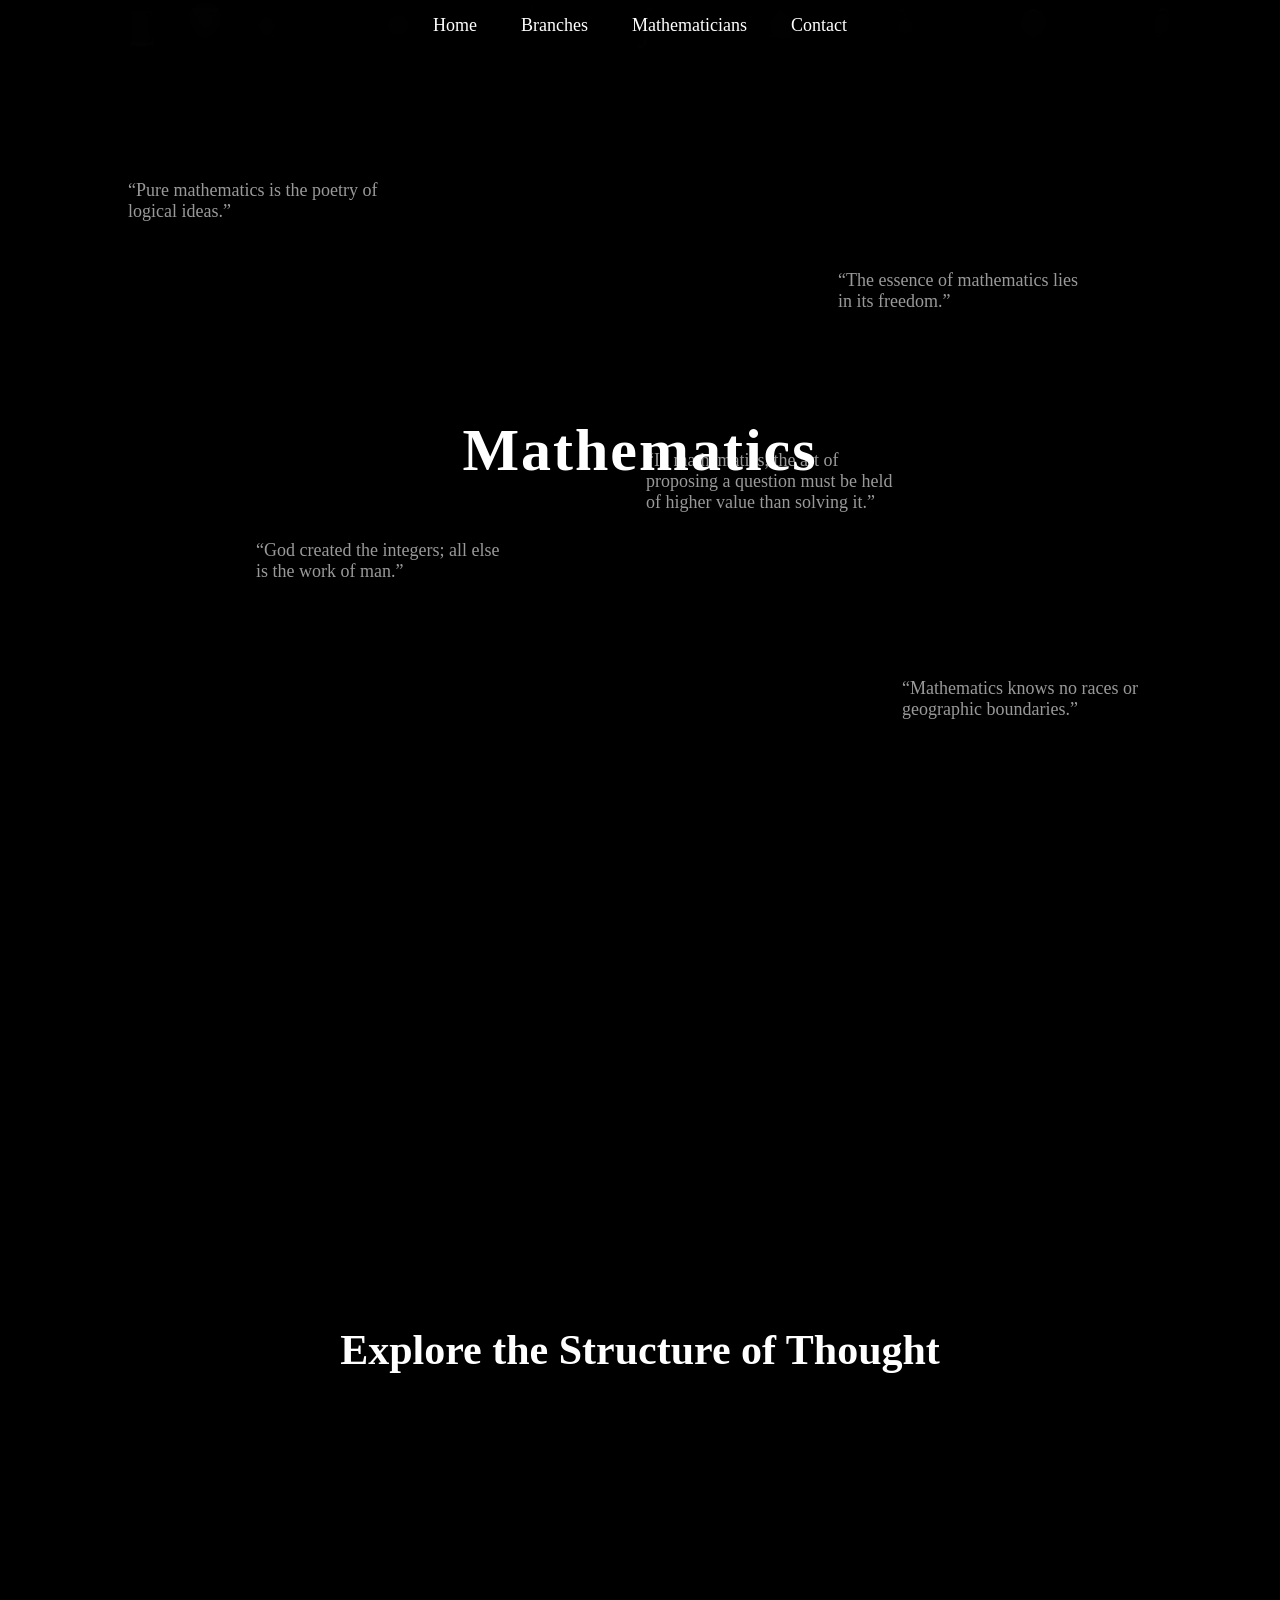
<file: index.html>
<!DOCTYPE html>
<html lang="en">
<head>
<meta charset="UTF-8">
<title>Mathematics</title>
<link rel="stylesheet" href="style.css">
</head>

<body>
<nav class="navbar">
    <div class="nav-container">
          <a href="index.html">Home</a>
        <a href="branches.html">Branches</a>
        <a href="mathematicians.html">Mathematicians</a>
        <a href="contact.html">Contact</a>
    </div>
</nav>
<header class="hero">

    <h1 class="title">Mathematics</h1>

    <div class="quote q1">“Pure mathematics is the poetry of logical ideas.”</div>

<div class="quote q2">“God created the integers; all else is the work of man.”</div>

<div class="quote q3">“The essence of mathematics lies in its freedom.”</div>

<div class="quote q4">“Mathematics knows no races or geographic boundaries.”</div>

<div class="quote q5">“In mathematics, the art of proposing a question must be held of higher value than solving it.”</div>



    <!-- BACKGROUND SYMBOLS -->
<div class="symbols">
    <span>∑</span>
    <span>π</span>
    <span>∞</span>
    <span>√</span>
    <span>∫</span>
    <span>Δ</span>
    <span>λ</span>
    <span>θ</span>
    <span>∂</span>
    <span>∇</span>
</div>

</header>

<section class="after">
    <h2>Explore the Structure of Thought</h2>
</section>

</body>
</html>
</file>
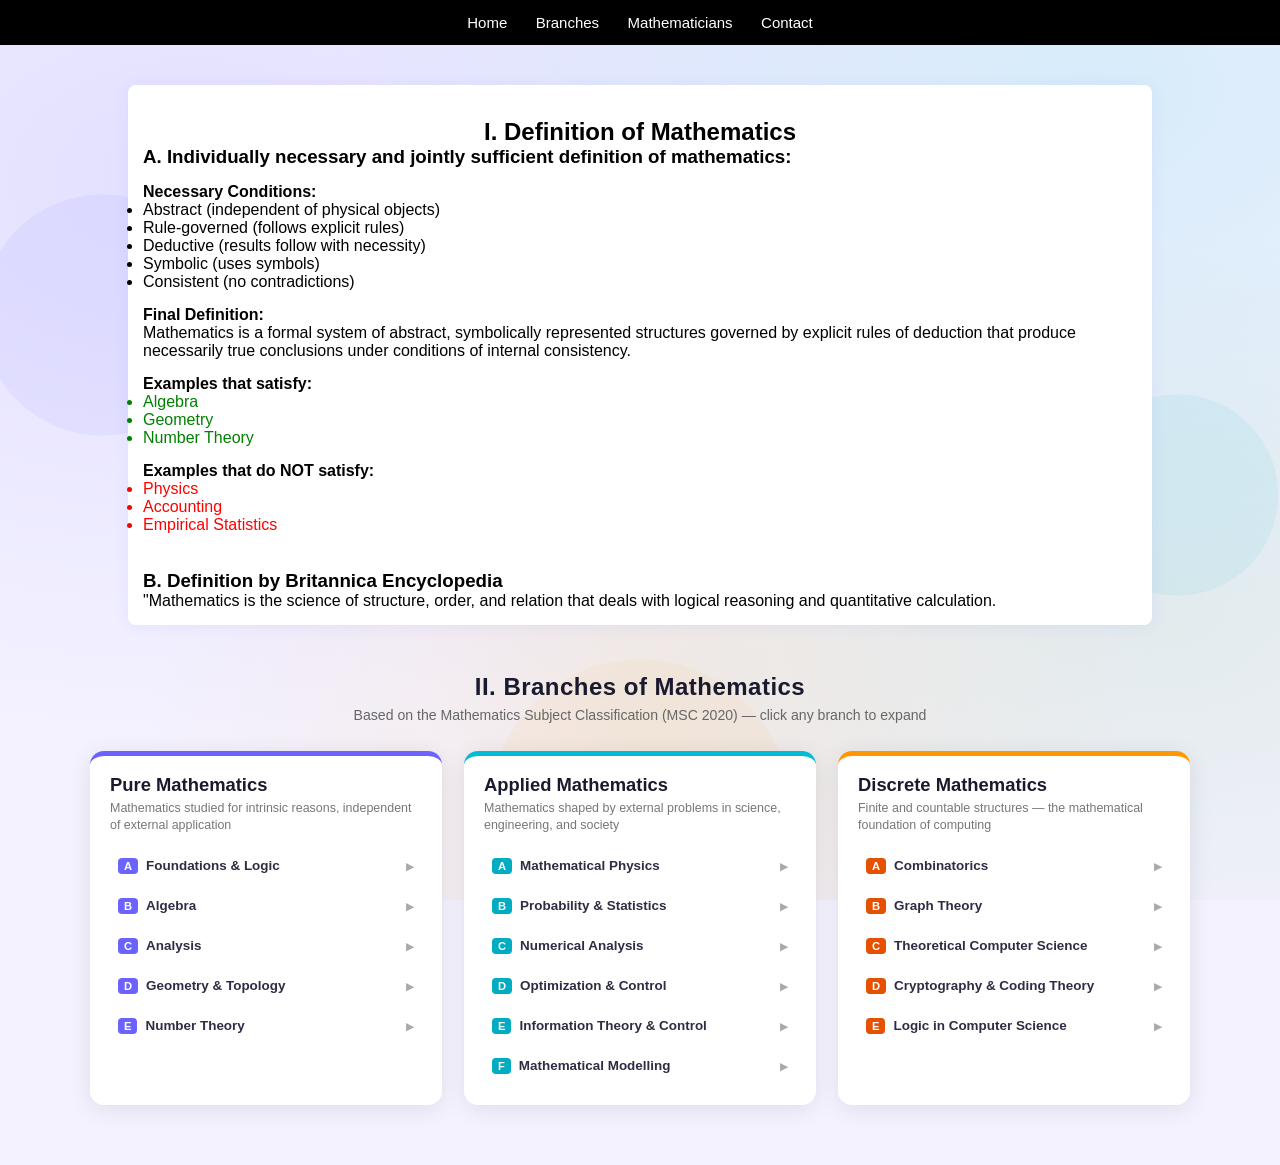
<file: Branches.html>
<!DOCTYPE html>
<html lang="en">
<head>
  <meta charset="UTF-8">
  <meta name="viewport" content="width=device-width, initial-scale=1.0">
  <title>Mathematics</title>
  <style>

/* ── RESET ─────────────────────────────────── */
*, *::before, *::after { box-sizing: border-box; margin: 0; padding: 0; }

/* ── BACKGROUND ─────────────────────────────── */
body {
  font-family: Arial, sans-serif;
  min-height: 100vh;
  background:
    radial-gradient(ellipse at 15% 20%, rgba(108,99,255,.13) 0%, transparent 55%),
    radial-gradient(ellipse at 85% 10%, rgba(0,188,212,.12) 0%, transparent 50%),
    radial-gradient(ellipse at 50% 80%, rgba(255,167,38,.10) 0%, transparent 55%),
    radial-gradient(ellipse at 90% 70%, rgba(76,175,80,.10) 0%, transparent 45%),
    #f4f2ff;
  background-attachment: fixed;
}

/* subtle floating shapes behind page */
body::before {
  content: "";
  position: fixed;
  inset: 0;
  background-image:
    radial-gradient(circle at 8% 35%, rgba(108,99,255,.07) 120px, transparent 121px),
    radial-gradient(circle at 92% 55%, rgba(0,188,212,.07) 100px, transparent 101px),
    radial-gradient(circle at 50% 90%, rgba(255,167,38,.06) 150px, transparent 151px);
  pointer-events: none;
  z-index: 0;
}

/* ── NAVBAR (unchanged) ─────────────────────── */
.navbar {
  position: fixed;
  width: 100%;
  height: 45px;
  top: 0;
  background: black;
  z-index: 1000;
}
.nav-container {
  text-align: center;
  line-height: 45px;
}
.navbar a {
  color: white;
  margin: 0 12px;
  text-decoration: none;
  position: relative;
  font-size: 15px;
}
.navbar a::after {
  content: "";
  position: absolute;
  width: 0%;
  height: 2px;
  background: white;
  left: 0;
  bottom: -4px;
  transition: 0.3s;
}
.navbar a:hover::after { width: 100%; }

/* ── MAIN WRAPPER ───────────────────────────── */
.page-wrap {
  position: relative;
  z-index: 1;
  padding-top: 65px;
  padding-bottom: 60px;
}

/* ── DEFINITION SECTION (unchanged content) ─── */
.math-box {
  padding: 15px;
  background-color: white;
  width: 80%;
  font-family: Arial;
  margin: 20px auto 0;
  border-radius: 8px;
  box-shadow: 0 2px 16px rgba(108,99,255,.08);
}
.math-box h2 { text-align: center; }
.math-section { margin-top: 15px; }
.math-good { color: green; }
.math-bad  { color: red; }

/* ── SECTION DIVIDER ────────────────────────── */
.section-title {
  text-align: center;
  font-size: 1.5rem;
  font-weight: 700;
  margin: 48px 0 6px;
  color: #1a1a2e;
  letter-spacing: .02em;
}
.section-sub {
  text-align: center;
  font-size: .88rem;
  color: #666;
  margin-bottom: 28px;
}

/* ── BRANCHES GRID ──────────────────────────── */
.branches-wrap {
  width: 88%;
  max-width: 1100px;
  margin: 0 auto;
  display: grid;
  grid-template-columns: repeat(3, 1fr);
  gap: 22px;
}

/* ── BRANCH CARD ────────────────────────────── */
.branch-card {
  border-radius: 14px;
  overflow: hidden;
  background: white;
  box-shadow: 0 4px 24px rgba(0,0,0,.09);
  display: flex;
  flex-direction: column;
}

/* card accent bar */
.branch-card.pure    { border-top: 5px solid #6c63ff; }
.branch-card.applied { border-top: 5px solid #00bcd4; }
.branch-card.discrete{ border-top: 5px solid #ff9800; }

/* card header */
.branch-header {
  padding: 18px 20px 14px;
}
.branch-roman {
  font-size: .75rem;
  font-weight: 700;
  letter-spacing: .12em;
  text-transform: uppercase;
  margin-bottom: 4px;
}
.pure    .branch-roman { color: #6c63ff; }
.applied .branch-roman { color: #00acc1; }
.discrete.branch-roman,
.discrete .branch-roman { color: #e65100; }

.branch-name {
  font-size: 1.15rem;
  font-weight: 700;
  color: #1a1a2e;
  margin-bottom: 4px;
}
.branch-desc {
  font-size: .78rem;
  color: #777;
  line-height: 1.4;
}

/* ── DETAILS / SUMMARY (accordion) ─────────── */
.branch-body {
  padding: 0 16px 16px;
  flex: 1;
}

details { border-radius: 8px; margin-bottom: 6px; overflow: hidden; }
details[open] { background: #fafafa; }

summary {
  display: flex;
  align-items: center;
  gap: 8px;
  padding: 9px 12px;
  cursor: pointer;
  list-style: none;
  font-size: .84rem;
  font-weight: 600;
  color: #2d2d44;
  border-radius: 8px;
  user-select: none;
  transition: background .15s;
}
summary::-webkit-details-marker { display: none; }
summary:hover { background: #f0eeff; }
.applied summary:hover { background: #e0f7fa; }
.discrete summary:hover { background: #fff3e0; }

.sum-num {
  font-size: .7rem;
  font-weight: 700;
  padding: 2px 6px;
  border-radius: 4px;
  color: white;
  flex-shrink: 0;
}
.pure    .sum-num { background: #6c63ff; }
.applied .sum-num { background: #00acc1; }
.discrete .sum-num { background: #e65100; }

.sum-arrow {
  margin-left: auto;
  font-size: .65rem;
  color: #aaa;
  transition: transform .2s;
}
details[open] > summary .sum-arrow { transform: rotate(90deg); }

/* sub-fields list */
.sub-list {
  padding: 6px 12px 10px 14px;
}
.sub-item {
  padding: 5px 0 5px 10px;
  font-size: .8rem;
  color: #444;
  border-left: 2px solid #e0e0f0;
  margin-bottom: 3px;
  line-height: 1.4;
}
.applied .sub-item { border-left-color: #b2ebf2; }
.discrete .sub-item { border-left-color: #ffe0b2; }

.sub-name { font-weight: 600; color: #222; }
.sub-desc { color: #888; font-size: .74rem; }

/* topic pills inside sub-item */
.topics {
  display: flex;
  flex-wrap: wrap;
  gap: 4px;
  margin-top: 5px;
}
.topic-pill {
  font-size: .68rem;
  padding: 2px 8px;
  border-radius: 20px;
  background: #f0eeff;
  color: #534ab7;
  border: 1px solid #d0c8ff;
}
.applied .topic-pill  { background:#e0f7fa; color:#006064; border-color:#80deea; }
.discrete .topic-pill { background:#fff3e0; color:#bf360c; border-color:#ffcc80; }

/* ── RESPONSIVE ─────────────────────────────── */
@media(max-width:900px){
  .branches-wrap { grid-template-columns: 1fr; width:92%; }
  .math-box { width:92%; }
}
  </style>
</head>
<body>

<!-- ── NAVBAR (unchanged) ─────────────────── -->
<nav class="navbar">
  <div class="nav-container">
        <a href="index.html">Home</a>
        <a href="branches.html">Branches</a>
        <a href="mathematicians.html">Mathematicians</a>
        <a href="contact.html">Contact</a>
  </div>
</nav>

<div class="page-wrap">

  <!-- ── DEFINITION (unchanged content) ──── -->
  <div class="math-box">
    <br>
    <h2>I. Definition of Mathematics</h2>
    <h3>A. Individually necessary and jointly sufficient definition of mathematics:</h3>

    <div class="math-section">
      <b>Necessary Conditions:</b>
      <ul>
        <li>Abstract (independent of physical objects)</li>
        <li>Rule-governed (follows explicit rules)</li>
        <li>Deductive (results follow with necessity)</li>
        <li>Symbolic (uses symbols)</li>
        <li>Consistent (no contradictions)</li>
      </ul>
    </div>

    <div class="math-section">
      <b>Final Definition:</b>
      <p>Mathematics is a formal system of abstract, symbolically represented structures
         governed by explicit rules of deduction that produce necessarily true conclusions
         under conditions of internal consistency.</p>
    </div>

    <div class="math-section">
      <b>Examples that satisfy:</b>
      <ul class="math-good">
        <li>Algebra</li>
        <li>Geometry</li>
        <li>Number Theory</li>
      </ul>
    </div>

    <div class="math-section">
      <b>Examples that do NOT satisfy:</b>
      <ul class="math-bad">
        <li>Physics</li>
        <li>Accounting</li>
        <li>Empirical Statistics</li>
      </ul>
    </div>
    <br><br>
    <h3>B. Definition by Britannica Encyclopedia</h3>
    <p>"Mathematics is the science of structure, order, and relation that deals with logical reasoning and quantitative calculation.</p>
  </div>

  <!-- ── BRANCHES SECTION ──────────────────── -->
  <h2 class="section-title">II. Branches of Mathematics</h2>
  <p class="section-sub">Based on the Mathematics Subject Classification (MSC 2020) — click any branch to expand</p>

  <div class="branches-wrap">

    <!-- ══ PURE MATHEMATICS ══════════════════ -->
    <div class="branch-card pure">
      <div class="branch-header">
        <div class="branch-name">Pure Mathematics</div>
        <div class="branch-desc">Mathematics studied for intrinsic reasons, independent of external application</div>
      </div>
      <div class="branch-body">

        <details>
          <summary><span class="sum-num">A</span> Foundations &amp; Logic <span class="sum-arrow">▶</span></summary>
          <div class="sub-list">
            <div class="sub-item">
              <div class="sub-name">Mathematical Logic</div>
              <div class="sub-desc">Formal systems of reasoning</div>
              <div class="topics">
                <span class="topic-pill">Propositional Logic</span>
                <span class="topic-pill">First-Order Logic</span>
                <span class="topic-pill">Modal Logic</span>
                <span class="topic-pill">Intuitionistic Logic</span>
              </div>
            </div>
            <div class="sub-item">
              <div class="sub-name">Model Theory</div>
              <div class="sub-desc">Structures satisfying formal theories</div>
              <div class="topics">
                <span class="topic-pill">Completeness Theorems</span>
                <span class="topic-pill">Stability Theory</span>
                <span class="topic-pill">O-minimality</span>
              </div>
            </div>
            <div class="sub-item">
              <div class="sub-name">Proof Theory</div>
              <div class="sub-desc">Structure and strength of formal proofs</div>
              <div class="topics">
                <span class="topic-pill">Sequent Calculus</span>
                <span class="topic-pill">Ordinal Analysis</span>
                <span class="topic-pill">Gödel's Incompleteness</span>
              </div>
            </div>
            <div class="sub-item">
              <div class="sub-name">Set Theory</div>
              <div class="sub-desc">Foundational framework of mathematics</div>
              <div class="topics">
                <span class="topic-pill">ZFC Axioms</span>
                <span class="topic-pill">Forcing &amp; Independence</span>
                <span class="topic-pill">Large Cardinals</span>
                <span class="topic-pill">Descriptive Set Theory</span>
              </div>
            </div>
            <div class="sub-item">
              <div class="sub-name">Computability Theory</div>
              <div class="sub-desc">What can in principle be computed</div>
              <div class="topics">
                <span class="topic-pill">Turing Machines</span>
                <span class="topic-pill">Halting Problem</span>
                <span class="topic-pill">Degrees of Unsolvability</span>
              </div>
            </div>
            <div class="sub-item">
              <div class="sub-name">Category Theory</div>
              <div class="sub-desc">Abstract structures and functors — "mathematics of mathematics"</div>
              <div class="topics">
                <span class="topic-pill">Functors</span>
                <span class="topic-pill">Adjunctions</span>
                <span class="topic-pill">Topos Theory</span>
                <span class="topic-pill">∞-Categories</span>
              </div>
            </div>
          </div>
        </details>

        <details>
          <summary><span class="sum-num">B</span> Algebra <span class="sum-arrow">▶</span></summary>
          <div class="sub-list">
            <div class="sub-item">
              <div class="sub-name">Group Theory</div>
              <div class="sub-desc">Symmetry and structure with one operation</div>
              <div class="topics">
                <span class="topic-pill">Finite Groups</span>
                <span class="topic-pill">Lie Groups</span>
                <span class="topic-pill">Representation Theory</span>
                <span class="topic-pill">Geometric Group Theory</span>
              </div>
            </div>
            <div class="sub-item">
              <div class="sub-name">Ring &amp; Module Theory</div>
              <div class="sub-desc">Addition and multiplication interacting</div>
              <div class="topics">
                <span class="topic-pill">Commutative Algebra</span>
                <span class="topic-pill">Homological Algebra</span>
                <span class="topic-pill">Algebraic K-Theory</span>
              </div>
            </div>
            <div class="sub-item">
              <div class="sub-name">Field Theory &amp; Galois Theory</div>
              <div class="sub-desc">Extensions, automorphisms, solvability</div>
              <div class="topics">
                <span class="topic-pill">Galois Groups</span>
                <span class="topic-pill">Finite Fields</span>
                <span class="topic-pill">Valuation Theory</span>
              </div>
            </div>
            <div class="sub-item">
              <div class="sub-name">Linear &amp; Multilinear Algebra</div>
              <div class="sub-desc">Vectors, matrices, tensors</div>
              <div class="topics">
                <span class="topic-pill">Vector Spaces</span>
                <span class="topic-pill">Spectral Theory</span>
                <span class="topic-pill">Tensor Algebra</span>
              </div>
            </div>
            <div class="sub-item">
              <div class="sub-name">Lie Algebras</div>
              <div class="sub-desc">Infinitesimal symmetry</div>
              <div class="topics">
                <span class="topic-pill">Root Systems</span>
                <span class="topic-pill">Dynkin Diagrams</span>
                <span class="topic-pill">Kac-Moody Algebras</span>
              </div>
            </div>
          </div>
        </details>

        <details>
          <summary><span class="sum-num">C</span> Analysis <span class="sum-arrow">▶</span></summary>
          <div class="sub-list">
            <div class="sub-item">
              <div class="sub-name">Real Analysis</div>
              <div class="sub-desc">Rigorous foundation of calculus on ℝ</div>
              <div class="topics">
                <span class="topic-pill">Measure Theory</span>
                <span class="topic-pill">Lebesgue Integration</span>
                <span class="topic-pill">Real Functions</span>
              </div>
            </div>
            <div class="sub-item">
              <div class="sub-name">Complex Analysis</div>
              <div class="sub-desc">Analytic functions over ℂ</div>
              <div class="topics">
                <span class="topic-pill">Cauchy's Theorem</span>
                <span class="topic-pill">Conformal Maps</span>
                <span class="topic-pill">Several Complex Variables</span>
              </div>
            </div>
            <div class="sub-item">
              <div class="sub-name">Functional Analysis</div>
              <div class="sub-desc">Analysis in infinite-dimensional spaces</div>
              <div class="topics">
                <span class="topic-pill">Banach Spaces</span>
                <span class="topic-pill">Hilbert Spaces</span>
                <span class="topic-pill">Operator Theory</span>
              </div>
            </div>
            <div class="sub-item">
              <div class="sub-name">Harmonic Analysis</div>
              <div class="sub-desc">Decomposing functions into oscillatory components</div>
              <div class="topics">
                <span class="topic-pill">Fourier Analysis</span>
                <span class="topic-pill">Wavelets</span>
                <span class="topic-pill">Singular Integrals</span>
              </div>
            </div>
            <div class="sub-item">
              <div class="sub-name">Differential Equations</div>
              <div class="sub-desc">ODEs, PDEs, and dynamical systems</div>
              <div class="topics">
                <span class="topic-pill">ODEs</span>
                <span class="topic-pill">PDEs (Elliptic, Parabolic, Hyperbolic)</span>
                <span class="topic-pill">Dynamical Systems</span>
                <span class="topic-pill">Chaos Theory</span>
                <span class="topic-pill">Ergodic Theory</span>
              </div>
            </div>
          </div>
        </details>

        <details>
          <summary><span class="sum-num">D</span> Geometry &amp; Topology <span class="sum-arrow">▶</span></summary>
          <div class="sub-list">
            <div class="sub-item">
              <div class="sub-name">General Topology</div>
              <div class="sub-desc">Abstract notion of nearness and continuity</div>
              <div class="topics">
                <span class="topic-pill">Topological Spaces</span>
                <span class="topic-pill">Compactness</span>
                <span class="topic-pill">Metrization</span>
              </div>
            </div>
            <div class="sub-item">
              <div class="sub-name">Algebraic Topology</div>
              <div class="sub-desc">Algebraic invariants of topological spaces</div>
              <div class="topics">
                <span class="topic-pill">Homotopy Theory</span>
                <span class="topic-pill">Homology &amp; Cohomology</span>
                <span class="topic-pill">Fiber Bundles</span>
                <span class="topic-pill">K-Theory</span>
              </div>
            </div>
            <div class="sub-item">
              <div class="sub-name">Differential Geometry</div>
              <div class="sub-desc">Calculus on curved spaces</div>
              <div class="topics">
                <span class="topic-pill">Riemannian Geometry</span>
                <span class="topic-pill">Symplectic Geometry</span>
                <span class="topic-pill">Geometric Analysis</span>
              </div>
            </div>
            <div class="sub-item">
              <div class="sub-name">Algebraic Geometry</div>
              <div class="sub-desc">Geometry defined by polynomial equations</div>
              <div class="topics">
                <span class="topic-pill">Scheme Theory</span>
                <span class="topic-pill">Étale Cohomology</span>
                <span class="topic-pill">Moduli Spaces</span>
              </div>
            </div>
            <div class="sub-item">
              <div class="sub-name">Geometric Topology</div>
              <div class="sub-desc">Manifolds in low dimensions</div>
              <div class="topics">
                <span class="topic-pill">3-Manifolds</span>
                <span class="topic-pill">Knot Theory</span>
                <span class="topic-pill">4-Manifold Invariants</span>
              </div>
            </div>
          </div>
        </details>

        <details>
          <summary><span class="sum-num">E</span> Number Theory <span class="sum-arrow">▶</span></summary>
          <div class="sub-list">
            <div class="sub-item">
              <div class="sub-name">Elementary Number Theory</div>
              <div class="sub-desc">Divisibility, primes, congruences</div>
              <div class="topics">
                <span class="topic-pill">Prime Numbers</span>
                <span class="topic-pill">Modular Arithmetic</span>
                <span class="topic-pill">Quadratic Reciprocity</span>
              </div>
            </div>
            <div class="sub-item">
              <div class="sub-name">Analytic Number Theory</div>
              <div class="sub-desc">Complex analysis applied to integer problems</div>
              <div class="topics">
                <span class="topic-pill">Prime Number Theorem</span>
                <span class="topic-pill">Riemann ζ-Function</span>
                <span class="topic-pill">Riemann Hypothesis</span>
                <span class="topic-pill">Sieve Methods</span>
              </div>
            </div>
            <div class="sub-item">
              <div class="sub-name">Algebraic Number Theory</div>
              <div class="sub-desc">Number fields and their ring of integers</div>
              <div class="topics">
                <span class="topic-pill">Ideal Theory</span>
                <span class="topic-pill">Class Field Theory</span>
                <span class="topic-pill">p-adic Numbers</span>
              </div>
            </div>
            <div class="sub-item">
              <div class="sub-name">Arithmetic Geometry</div>
              <div class="sub-desc">Number theory via algebraic geometry</div>
              <div class="topics">
                <span class="topic-pill">Elliptic Curves</span>
                <span class="topic-pill">Modular Forms</span>
                <span class="topic-pill">Langlands Program</span>
                <span class="topic-pill">Perfectoid Spaces</span>
              </div>
            </div>
          </div>
        </details>

      </div><!-- /branch-body -->
    </div><!-- /pure -->


    <!-- ══ APPLIED MATHEMATICS ════════════════ -->
    <div class="branch-card applied">
      <div class="branch-header">
        <div class="branch-name">Applied Mathematics</div>
        <div class="branch-desc">Mathematics shaped by external problems in science, engineering, and society</div>
      </div>
      <div class="branch-body">

        <details>
          <summary><span class="sum-num">A</span> Mathematical Physics <span class="sum-arrow">▶</span></summary>
          <div class="sub-list">
            <div class="sub-item">
              <div class="sub-name">Classical Mechanics</div>
              <div class="sub-desc">Lagrangian, Hamiltonian, symplectic formalism</div>
              <div class="topics">
                <span class="topic-pill">Lagrangian Mechanics</span>
                <span class="topic-pill">Hamiltonian Mechanics</span>
                <span class="topic-pill">Celestial Mechanics</span>
              </div>
            </div>
            <div class="sub-item">
              <div class="sub-name">Quantum Theory</div>
              <div class="sub-desc">Rigorous mathematical foundation of QM</div>
              <div class="topics">
                <span class="topic-pill">Hilbert Space Formalism</span>
                <span class="topic-pill">Quantum Field Theory</span>
                <span class="topic-pill">Topological QFT</span>
              </div>
            </div>
            <div class="sub-item">
              <div class="sub-name">General Relativity</div>
              <div class="sub-desc">Geometry of spacetime</div>
              <div class="topics">
                <span class="topic-pill">Lorentzian Geometry</span>
                <span class="topic-pill">Einstein Field Equations</span>
                <span class="topic-pill">Singularity Theorems</span>
              </div>
            </div>
            <div class="sub-item">
              <div class="sub-name">Statistical Mechanics</div>
              <div class="sub-desc">Many-particle systems and phase transitions</div>
              <div class="topics">
                <span class="topic-pill">Partition Functions</span>
                <span class="topic-pill">Phase Transitions</span>
                <span class="topic-pill">Renormalization Group</span>
              </div>
            </div>
            <div class="sub-item">
              <div class="sub-name">Fluid Mechanics</div>
              <div class="sub-desc">Mathematical study of fluid flow</div>
              <div class="topics">
                <span class="topic-pill">Euler Equations</span>
                <span class="topic-pill">Navier-Stokes</span>
                <span class="topic-pill">Turbulence Theory</span>
              </div>
            </div>
          </div>
        </details>

        <details>
          <summary><span class="sum-num">B</span> Probability &amp; Statistics <span class="sum-arrow">▶</span></summary>
          <div class="sub-list">
            <div class="sub-item">
              <div class="sub-name">Probability Theory</div>
              <div class="sub-desc">Measure-theoretic foundation of randomness</div>
              <div class="topics">
                <span class="topic-pill">Kolmogorov Axioms</span>
                <span class="topic-pill">Law of Large Numbers</span>
                <span class="topic-pill">Central Limit Theorem</span>
              </div>
            </div>
            <div class="sub-item">
              <div class="sub-name">Stochastic Processes</div>
              <div class="sub-desc">Probability evolving in time</div>
              <div class="topics">
                <span class="topic-pill">Markov Chains</span>
                <span class="topic-pill">Brownian Motion</span>
                <span class="topic-pill">SDEs &amp; Itô Calculus</span>
                <span class="topic-pill">Martingales</span>
              </div>
            </div>
            <div class="sub-item">
              <div class="sub-name">Mathematical Statistics</div>
              <div class="sub-desc">Inference and estimation theory</div>
              <div class="topics">
                <span class="topic-pill">MLE &amp; Estimation</span>
                <span class="topic-pill">Hypothesis Testing</span>
                <span class="topic-pill">Bayesian Statistics</span>
                <span class="topic-pill">Asymptotic Statistics</span>
              </div>
            </div>
          </div>
        </details>

        <details>
          <summary><span class="sum-num">C</span> Numerical Analysis <span class="sum-arrow">▶</span></summary>
          <div class="sub-list">
            <div class="sub-item">
              <div class="sub-name">Numerical Linear Algebra</div>
              <div class="sub-desc">Solving large linear systems efficiently</div>
              <div class="topics">
                <span class="topic-pill">LU / QR / Cholesky</span>
                <span class="topic-pill">Krylov Methods</span>
                <span class="topic-pill">Eigenvalue Algorithms</span>
              </div>
            </div>
            <div class="sub-item">
              <div class="sub-name">Numerical Methods for DEs</div>
              <div class="sub-desc">Approximating solutions to differential equations</div>
              <div class="topics">
                <span class="topic-pill">Finite Differences</span>
                <span class="topic-pill">Finite Element Methods</span>
                <span class="topic-pill">Spectral Methods</span>
                <span class="topic-pill">Runge-Kutta</span>
              </div>
            </div>
            <div class="sub-item">
              <div class="sub-name">Approximation Theory</div>
              <div class="sub-desc">Best polynomial and rational approximations</div>
              <div class="topics">
                <span class="topic-pill">Chebyshev Approximation</span>
                <span class="topic-pill">Splines</span>
                <span class="topic-pill">Gaussian Quadrature</span>
              </div>
            </div>
          </div>
        </details>

        <details>
          <summary><span class="sum-num">D</span> Optimization &amp; Control <span class="sum-arrow">▶</span></summary>
          <div class="sub-list">
            <div class="sub-item">
              <div class="sub-name">Calculus of Variations</div>
              <div class="sub-desc">Optimizing functionals — Euler-Lagrange theory</div>
              <div class="topics">
                <span class="topic-pill">Geodesics</span>
                <span class="topic-pill">Minimal Surfaces</span>
                <span class="topic-pill">Direct Methods</span>
              </div>
            </div>
            <div class="sub-item">
              <div class="sub-name">Convex &amp; Linear Optimization</div>
              <div class="sub-desc">Tractable optimization via convexity</div>
              <div class="topics">
                <span class="topic-pill">Linear Programming</span>
                <span class="topic-pill">Semidefinite Programming</span>
                <span class="topic-pill">Duality Theory</span>
              </div>
            </div>
            <div class="sub-item">
              <div class="sub-name">Optimal Control Theory</div>
              <div class="sub-desc">Optimizing dynamical systems over time</div>
              <div class="topics">
                <span class="topic-pill">Pontryagin Maximum Principle</span>
                <span class="topic-pill">Dynamic Programming</span>
                <span class="topic-pill">LQR &amp; Riccati Equation</span>
              </div>
            </div>
          </div>
        </details>

        <details>
          <summary><span class="sum-num">E</span> Information Theory &amp; Control <span class="sum-arrow">▶</span></summary>
          <div class="sub-list">
            <div class="sub-item">
              <div class="sub-name">Information Theory</div>
              <div class="sub-desc">Mathematical foundation of communication (Shannon 1948)</div>
              <div class="topics">
                <span class="topic-pill">Shannon Entropy</span>
                <span class="topic-pill">Channel Capacity</span>
                <span class="topic-pill">Data Compression</span>
                <span class="topic-pill">Rate-Distortion</span>
              </div>
            </div>
            <div class="sub-item">
              <div class="sub-name">Control Theory</div>
              <div class="sub-desc">Forcing dynamical systems toward desired behavior</div>
              <div class="topics">
                <span class="topic-pill">PID Controllers</span>
                <span class="topic-pill">State Space Methods</span>
                <span class="topic-pill">H∞ Robust Control</span>
                <span class="topic-pill">Kalman Filter</span>
              </div>
            </div>
          </div>
        </details>

        <details>
          <summary><span class="sum-num">F</span> Mathematical Modelling <span class="sum-arrow">▶</span></summary>
          <div class="sub-list">
            <div class="sub-item">
              <div class="sub-name">Mathematical Biology</div>
              <div class="sub-desc">Dynamical systems and PDEs in biological systems</div>
              <div class="topics">
                <span class="topic-pill">Population Dynamics</span>
                <span class="topic-pill">Epidemiology (SIR)</span>
                <span class="topic-pill">Mathematical Neuroscience</span>
              </div>
            </div>
            <div class="sub-item">
              <div class="sub-name">Mathematical Finance</div>
              <div class="sub-desc">Stochastic models in economics and markets</div>
              <div class="topics">
                <span class="topic-pill">Black-Scholes PDE</span>
                <span class="topic-pill">Portfolio Optimization</span>
                <span class="topic-pill">Game Theory</span>
              </div>
            </div>
          </div>
        </details>

      </div><!-- /branch-body -->
    </div><!-- /applied -->


    <!-- ══ DISCRETE MATHEMATICS ═══════════════ -->
    <div class="branch-card discrete">
      <div class="branch-header">
        <div class="branch-name">Discrete Mathematics</div>
        <div class="branch-desc">Finite and countable structures — the mathematical foundation of computing</div>
      </div>
      <div class="branch-body">

        <details>
          <summary><span class="sum-num">A</span> Combinatorics <span class="sum-arrow">▶</span></summary>
          <div class="sub-list">
            <div class="sub-item">
              <div class="sub-name">Enumerative Combinatorics</div>
              <div class="sub-desc">Exact counting of discrete structures</div>
              <div class="topics">
                <span class="topic-pill">Permutations &amp; Combinations</span>
                <span class="topic-pill">Generating Functions</span>
                <span class="topic-pill">Partition Theory</span>
              </div>
            </div>
            <div class="sub-item">
              <div class="sub-name">Extremal Combinatorics</div>
              <div class="sub-desc">How large or small can a structure be?</div>
              <div class="topics">
                <span class="topic-pill">Turán-Type Problems</span>
                <span class="topic-pill">Ramsey Theory</span>
                <span class="topic-pill">VC Dimension</span>
              </div>
            </div>
            <div class="sub-item">
              <div class="sub-name">Algebraic Combinatorics</div>
              <div class="sub-desc">Algebra and combinatorics interacting</div>
              <div class="topics">
                <span class="topic-pill">Symmetric Functions</span>
                <span class="topic-pill">Young Tableaux</span>
                <span class="topic-pill">Expander Graphs</span>
              </div>
            </div>
            <div class="sub-item">
              <div class="sub-name">Probabilistic Combinatorics</div>
              <div class="sub-desc">Random structures and probabilistic proofs (Erdős)</div>
              <div class="topics">
                <span class="topic-pill">Probabilistic Method</span>
                <span class="topic-pill">Random Graphs G(n,p)</span>
                <span class="topic-pill">Lovász Local Lemma</span>
              </div>
            </div>
          </div>
        </details>

        <details>
          <summary><span class="sum-num">B</span> Graph Theory <span class="sum-arrow">▶</span></summary>
          <div class="sub-list">
            <div class="sub-item">
              <div class="sub-name">Structural Graph Theory</div>
              <div class="sub-desc">Qualitative properties of graphs</div>
              <div class="topics">
                <span class="topic-pill">Graph Coloring</span>
                <span class="topic-pill">Planarity</span>
                <span class="topic-pill">Graph Minors (Robertson-Seymour)</span>
                <span class="topic-pill">Matching Theory</span>
              </div>
            </div>
            <div class="sub-item">
              <div class="sub-name">Algebraic Graph Theory</div>
              <div class="sub-desc">Graphs via linear algebra and algebra</div>
              <div class="topics">
                <span class="topic-pill">Spectral Graph Theory</span>
                <span class="topic-pill">Expanders</span>
                <span class="topic-pill">Cayley Graphs</span>
              </div>
            </div>
            <div class="sub-item">
              <div class="sub-name">Topological Graph Theory</div>
              <div class="sub-desc">Graphs embedded in surfaces</div>
              <div class="topics">
                <span class="topic-pill">Graph Genus</span>
                <span class="topic-pill">Map Coloring on Surfaces</span>
              </div>
            </div>
          </div>
        </details>

        <details>
          <summary><span class="sum-num">C</span> Theoretical Computer Science <span class="sum-arrow">▶</span></summary>
          <div class="sub-list">
            <div class="sub-item">
              <div class="sub-name">Automata &amp; Formal Languages</div>
              <div class="sub-desc">Mathematical models of computation</div>
              <div class="topics">
                <span class="topic-pill">Finite Automata</span>
                <span class="topic-pill">Context-Free Grammars</span>
                <span class="topic-pill">Turing Machines</span>
                <span class="topic-pill">Chomsky Hierarchy</span>
              </div>
            </div>
            <div class="sub-item">
              <div class="sub-name">Computational Complexity</div>
              <div class="sub-desc">Classification by resource requirements</div>
              <div class="topics">
                <span class="topic-pill">P vs NP</span>
                <span class="topic-pill">NP-Completeness</span>
                <span class="topic-pill">PSPACE / #P</span>
                <span class="topic-pill">PCP Theorem</span>
                <span class="topic-pill">Circuit Complexity</span>
              </div>
            </div>
            <div class="sub-item">
              <div class="sub-name">Algorithm Design &amp; Analysis</div>
              <div class="sub-desc">Efficient methods to solve computational problems</div>
              <div class="topics">
                <span class="topic-pill">Graph Algorithms</span>
                <span class="topic-pill">Dynamic Programming</span>
                <span class="topic-pill">Randomized Algorithms</span>
                <span class="topic-pill">Approximation Algorithms</span>
              </div>
            </div>
          </div>
        </details>

        <details>
          <summary><span class="sum-num">D</span> Cryptography &amp; Coding Theory <span class="sum-arrow">▶</span></summary>
          <div class="sub-list">
            <div class="sub-item">
              <div class="sub-name">Cryptography</div>
              <div class="sub-desc">Mathematical security of communication</div>
              <div class="topics">
                <span class="topic-pill">Public-Key (RSA, ECDH)</span>
                <span class="topic-pill">Zero-Knowledge Proofs</span>
                <span class="topic-pill">Multi-Party Computation</span>
                <span class="topic-pill">Post-Quantum (LWE)</span>
              </div>
            </div>
            <div class="sub-item">
              <div class="sub-name">Coding Theory</div>
              <div class="sub-desc">Error detection and correction</div>
              <div class="topics">
                <span class="topic-pill">Linear Codes</span>
                <span class="topic-pill">Reed-Solomon</span>
                <span class="topic-pill">LDPC &amp; Turbo Codes</span>
                <span class="topic-pill">List Decoding</span>
              </div>
            </div>
          </div>
        </details>

        <details>
          <summary><span class="sum-num">E</span> Logic in Computer Science <span class="sum-arrow">▶</span></summary>
          <div class="sub-list">
            <div class="sub-item">
              <div class="sub-name">Type Theory</div>
              <div class="sub-desc">Types as propositions — Curry-Howard correspondence</div>
              <div class="topics">
                <span class="topic-pill">λ-Calculus</span>
                <span class="topic-pill">Dependent Types (Coq, Lean)</span>
                <span class="topic-pill">Homotopy Type Theory</span>
              </div>
            </div>
            <div class="sub-item">
              <div class="sub-name">Formal Verification</div>
              <div class="sub-desc">Proving correctness of systems</div>
              <div class="topics">
                <span class="topic-pill">Temporal Logic (LTL, CTL)</span>
                <span class="topic-pill">Model Checking</span>
                <span class="topic-pill">Separation Logic</span>
                <span class="topic-pill">Theorem Provers</span>
              </div>
            </div>
          </div>
        </details>

      </div><!-- /branch-body -->
    </div><!-- /discrete -->

  </div><!-- /branches-wrap -->

</div><!-- /page-wrap -->
</body>
</html>
</file>
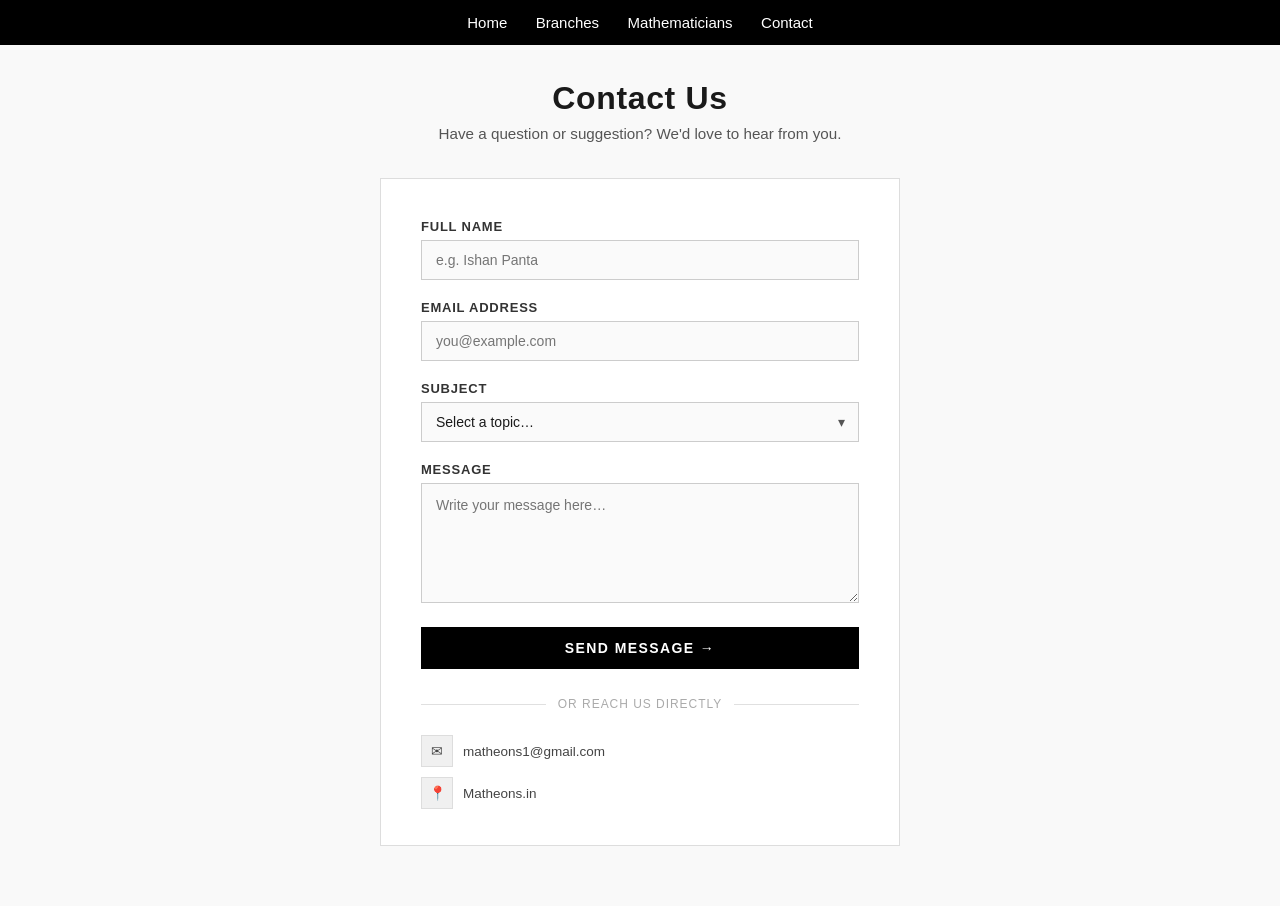
<file: Contact.html>
<!DOCTYPE html>
<html lang="en">
<head>
    <meta charset="UTF-8">
    <meta name="viewport" content="width=device-width, initial-scale=1.0">
    <title>Contact</title>
    <style>
        /* ── RESET ── */
        *, *::before, *::after { box-sizing: border-box; margin: 0; padding: 0; }

        body {
            font-family: Arial, sans-serif;
            background: #f9f9f9;
            color: #1a1a1a;
            min-height: 100vh;
        }

        /* ── NAVBAR ── */
        .navbar {
            position: fixed;
            width: 100%;
            height: 45px;
            top: 0;
            background: black;
            z-index: 1000;
        }
        .nav-container { text-align: center; line-height: 45px; }
        .navbar a {
            color: white;
            margin: 0 12px;
            text-decoration: none;
            position: relative;
            font-size: 15px;
        }
        .navbar a::after {
            content: "";
            position: absolute;
            width: 0%;
            height: 2px;
            background: white;
            left: 0;
            bottom: -4px;
            transition: 0.3s;
        }
        .navbar a:hover::after { width: 100%; }

        /* ── PAGE WRAPPER ── */
        .page-wrapper {
            padding-top: 80px;
            padding-bottom: 60px;
            display: flex;
            flex-direction: column;
            align-items: center;
        }

        /* ── HEADER ── */
        .page-header {
            text-align: center;
            margin-bottom: 36px;
        }
        .page-header h1 {
            font-size: 2rem;
            font-weight: 700;
            letter-spacing: 0.02em;
        }
        .page-header p {
            margin-top: 8px;
            color: #555;
            font-size: 0.95rem;
        }

        /* ── CARD ── */
        .contact-card {
            background: white;
            border: 1px solid #ddd;
            width: 100%;
            max-width: 520px;
            padding: 40px 40px 36px;
        }

        /* ── FORM FIELDS ── */
        .field {
            margin-bottom: 20px;
            display: flex;
            flex-direction: column;
            gap: 6px;
        }

        label {
            font-size: 13px;
            font-weight: 700;
            letter-spacing: 0.06em;
            text-transform: uppercase;
            color: #333;
        }

        input[type="text"],
        input[type="email"],
        select,
        textarea {
            width: 100%;
            padding: 11px 14px;
            border: 1.5px solid #ccc;
            border-radius: 0;
            font-family: Arial, sans-serif;
            font-size: 14px;
            color: #1a1a1a;
            background: #fafafa;
            outline: none;
            transition: border-color 0.2s, background 0.2s;
            appearance: none;
            -webkit-appearance: none;
        }
        input:focus, select:focus, textarea:focus {
            border-color: #1a1a1a;
            background: #fff;
        }

        textarea {
            resize: vertical;
            min-height: 120px;
            line-height: 1.5;
        }

        /* custom select arrow */
        .select-wrap { position: relative; }
        .select-wrap::after {
            content: "▾";
            position: absolute;
            right: 14px;
            top: 50%;
            transform: translateY(-50%);
            pointer-events: none;
            color: #555;
            font-size: 14px;
        }
        select { padding-right: 36px; cursor: pointer; }

        /* ── SUBMIT BUTTON ── */
        .btn-submit {
            width: 100%;
            padding: 13px;
            background: black;
            color: white;
            border: none;
            font-family: Arial, sans-serif;
            font-size: 14px;
            font-weight: 700;
            letter-spacing: 0.1em;
            text-transform: uppercase;
            cursor: pointer;
            transition: background 0.2s, transform 0.1s;
            margin-top: 4px;
        }
        .btn-submit:hover  { background: #333; }
        .btn-submit:active { transform: scale(0.98); }

        /* ── DIVIDER ── */
        .divider {
            display: flex;
            align-items: center;
            gap: 12px;
            margin: 28px 0 24px;
            color: #aaa;
            font-size: 12px;
            letter-spacing: 0.08em;
        }
        .divider::before, .divider::after {
            content: "";
            flex: 1;
            height: 1px;
            background: #e0e0e0;
        }

        /* ── CONTACT INFO ── */
        .contact-info {
            display: flex;
            flex-direction: column;
            gap: 10px;
        }
        .info-row {
            display: flex;
            align-items: center;
            gap: 10px;
            font-size: 13.5px;
            color: #444;
        }
        .info-row .icon {
            width: 32px;
            height: 32px;
            background: #f0f0f0;
            border: 1px solid #ddd;
            display: flex;
            align-items: center;
            justify-content: center;
            flex-shrink: 0;
            font-size: 14px;
        }

    </style>
</head>
<body>

<!-- NAVBAR -->
<nav class="navbar">
    <div class="nav-container">
      <a href="index.html">Home</a>
        <a href="branches.html">Branches</a>
        <a href="mathematicians.html">Mathematicians</a>
        <a href="contact.html">Contact</a>
    </div>
</nav>

<div class="page-wrapper">

    <div class="page-header">
        <h1>Contact Us</h1>
        <p>Have a question or suggestion? We'd love to hear from you.</p>
    </div>

    <div class="contact-card">

        <!--
            ════════════════════════════════════════════════
            FORMSPREE SETUP  (takes 2 minutes — free)
            ────────────────────────────────────────────────
            1. Go to  https://formspree.io
            2. Sign up with your email
            3. Click "New Form" → give it a name
            4. Copy the form endpoint URL, e.g.:
                  https://formspree.io/f/xAbCdEfG
            5. Replace YOUR_FORM_ID below with that URL
            ════════════════════════════════════════════════
        -->
        <form action="https://formspree.io/f/YOUR_FORM_ID" method="POST">

            <!-- Name -->
            <div class="field">
                <label for="name">Full Name</label>
                <input type="text" id="name" name="name"
                       placeholder="e.g. Ishan Panta" required>
            </div>

            <!-- Email -->
            <div class="field">
                <label for="email">Email Address</label>
                <input type="email" id="email" name="email"
                       placeholder="you@example.com" required>
            </div>

            <!-- Subject -->
            <div class="field">
                <label for="subject">Subject</label>
                <div class="select-wrap">
                    <select id="subject" name="subject" required>
                        <option value="" disabled selected>Select a topic…</option>
                        <option>General Question</option>
                        <option>Suggest a Mathematician</option>
                        <option>Report an Error</option>
                        <option>Feedback / Suggestion</option>
                        <option>Other</option>
                    </select>
                </div>
            </div>

            <!-- Message -->
            <div class="field">
                <label for="message">Message</label>
                <textarea id="message" name="message"
                          placeholder="Write your message here…" required></textarea>
            </div>

            <!-- Hidden redirect after submission -->
            <input type="hidden" name="_next" value="https://yourdomain.com/contact.html">

            <button type="submit" class="btn-submit">Send Message →</button>

        </form>

        <div class="divider">OR REACH US DIRECTLY</div>

        <div class="contact-info">
            <div class="info-row">
                <span class="icon">✉</span>
                <span>matheons1@gmail.com</span>
            </div>
            <div class="info-row">
                <span class="icon">📍</span>
                <span>Matheons.in</span>
            </div>
        </div>
  

</div>
</body>
</html>
</file>
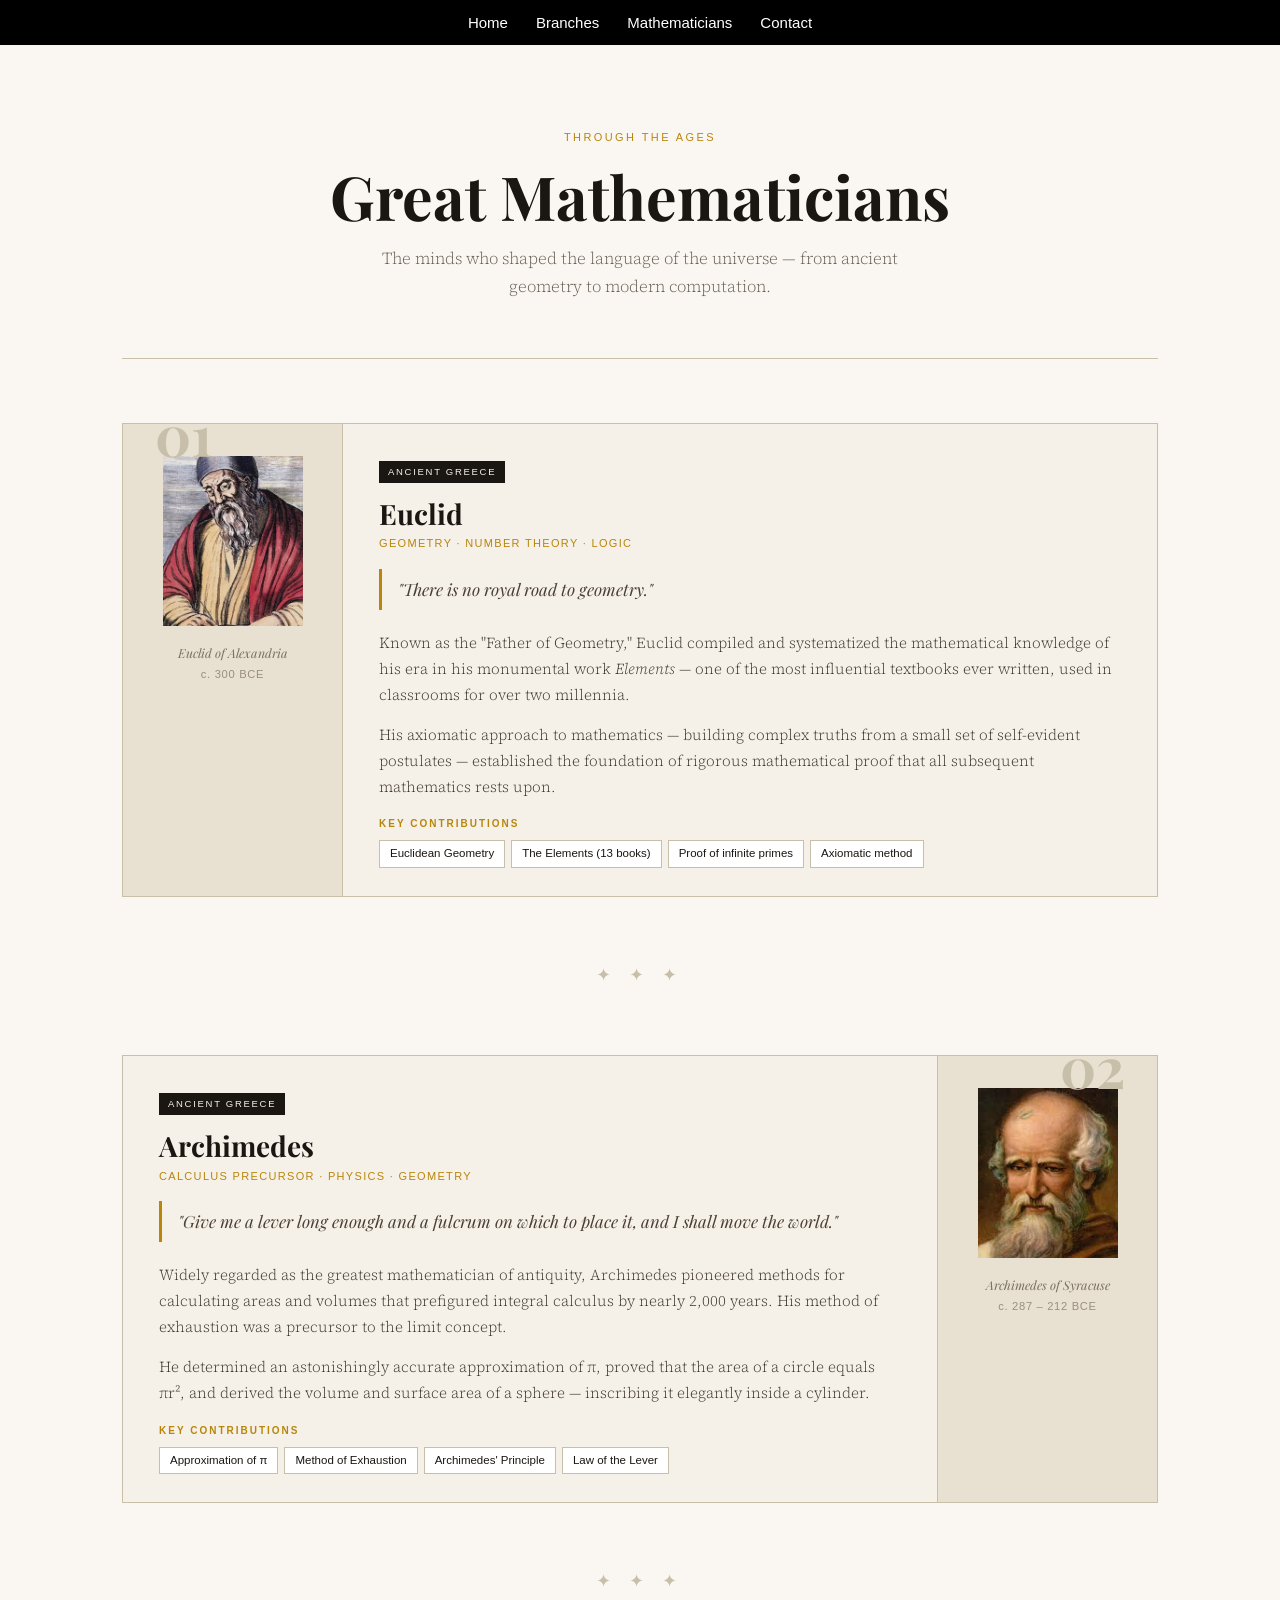
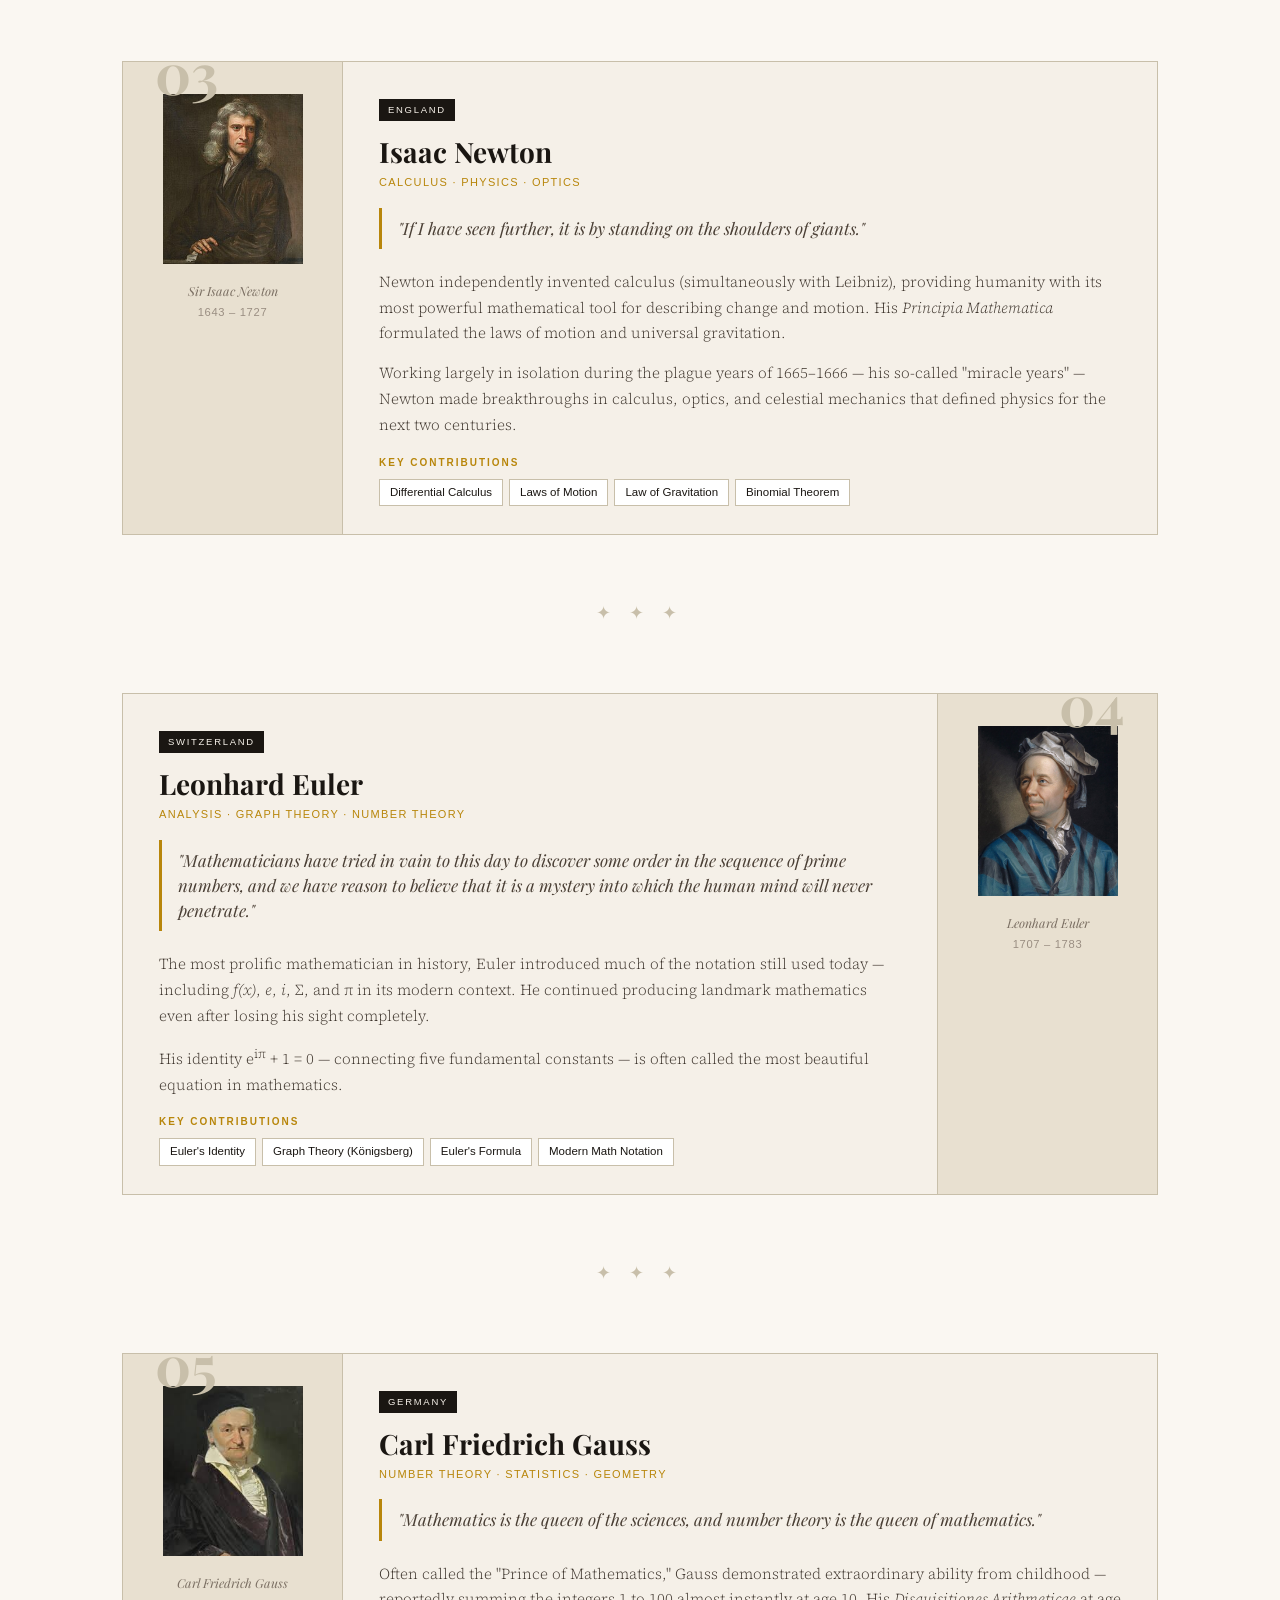
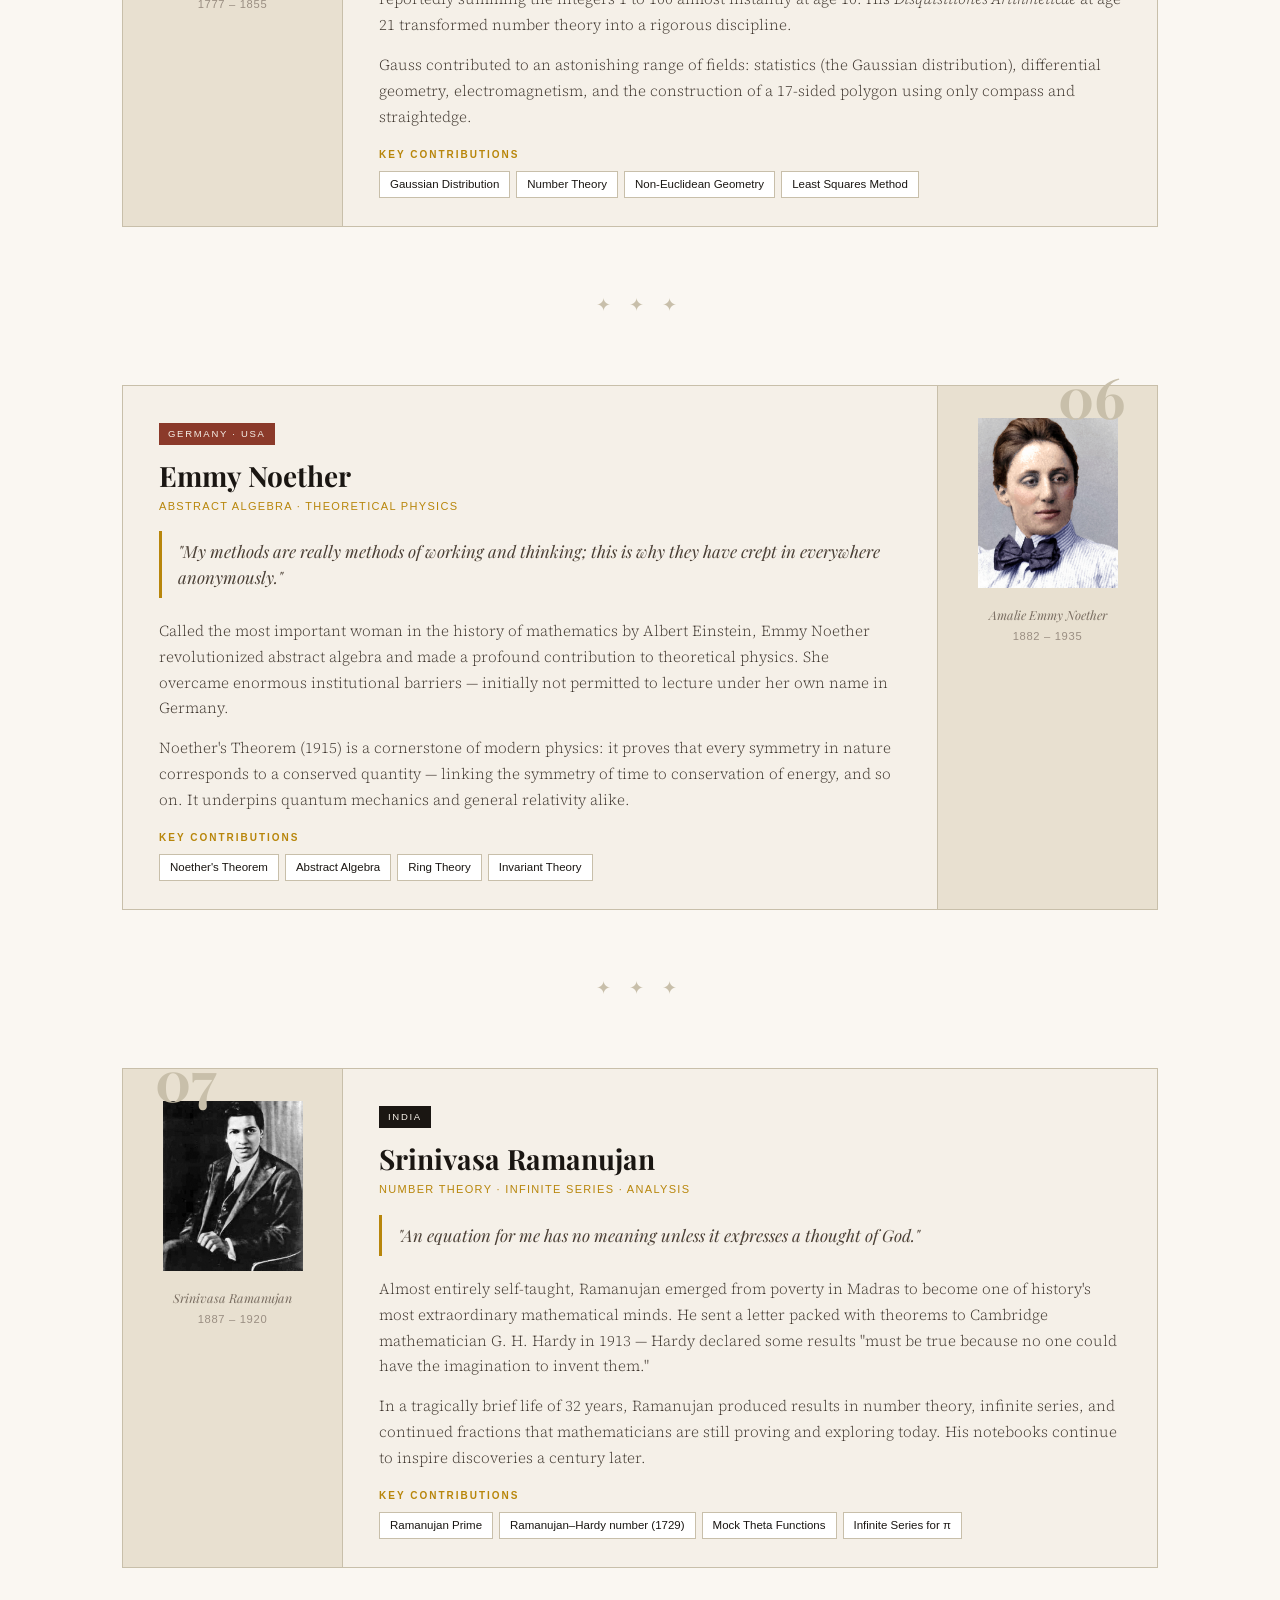
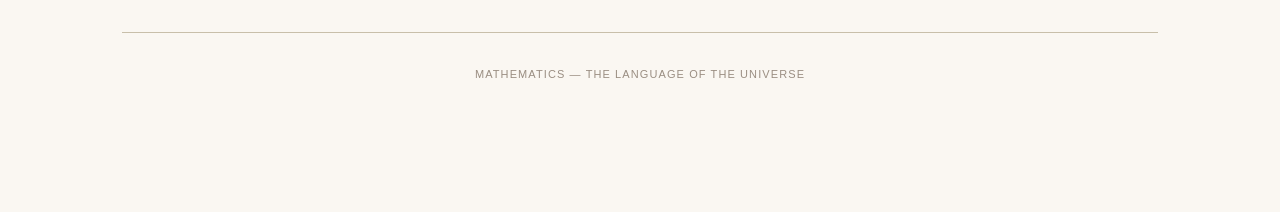
<file: mathematicians.html>
<!DOCTYPE html>
<html lang="en">
<head>
    <meta charset="UTF-8">
    <meta name="viewport" content="width=device-width, initial-scale=1.0">
    <title>Mathematicians</title>
    <link rel="preconnect" href="https://fonts.googleapis.com">
    <link href="https://fonts.googleapis.com/css2?family=Playfair+Display:ital,wght@0,400;0,700;1,400&family=Source+Serif+4:wght@300;400;600&display=swap" rel="stylesheet">
    <style>
        /* ── RESET & BASE ── */
        *, *::before, *::after { box-sizing: border-box; margin: 0; padding: 0; }

        :root {
            --ink:      #1a1612;
            --parchment:#f5f0e8;
            --cream:    #faf7f2;
            --gold:     #b8860b;
            --gold-lt:  #d4a017;
            --rust:     #8b3a2a;
            --rule:     #c8bfaa;
        }

        body {
            background: var(--cream);
            color: var(--ink);
            font-family: 'Source Serif 4', Georgia, serif;
            font-weight: 300;
            line-height: 1.7;
        }

        /* ── NAVBAR (matches existing) ── */
        .navbar {
            position: fixed;
            width: 100%;
            height: 45px;
            top: 0;
            background: black;
            z-index: 1000;
        }
        .nav-container { text-align: center; line-height: 45px; }
        .navbar a {
            color: white;
            margin: 0 12px;
            text-decoration: none;
            position: relative;
            font-size: 15px;
            font-family: Arial, sans-serif;
        }
        .navbar a::after {
            content: "";
            position: absolute;
            width: 0%;
            height: 2px;
            background: white;
            left: 0;
            bottom: -4px;
            transition: 0.3s;
        }
        .navbar a:hover::after { width: 100%; }

        /* ── PAGE WRAPPER ── */
        .page-wrapper {
            max-width: 1100px;
            margin: 0 auto;
            padding: 80px 32px 80px;
        }

        /* ── PAGE HEADER ── */
        .page-header {
            text-align: center;
            padding: 48px 0 56px;
            border-bottom: 1px solid var(--rule);
            margin-bottom: 64px;
        }
        .page-header .overline {
            font-family: Arial, sans-serif;
            font-size: 11px;
            letter-spacing: 0.22em;
            text-transform: uppercase;
            color: var(--gold);
            margin-bottom: 14px;
        }
        .page-header h1 {
            font-family: 'Playfair Display', Georgia, serif;
            font-size: clamp(2.4rem, 5vw, 3.8rem);
            font-weight: 700;
            color: var(--ink);
            line-height: 1.15;
        }
        .page-header .subtitle {
            margin-top: 14px;
            font-size: 1.05rem;
            color: #6b6055;
            max-width: 560px;
            margin-left: auto;
            margin-right: auto;
        }

        /* ── MATHEMATICIAN CARD ── */
        .mathematician {
            display: grid;
            grid-template-columns: 220px 1fr;
            gap: 0;
            margin-bottom: 64px;
            background: var(--parchment);
            border: 1px solid var(--rule);
            position: relative;
            transition: box-shadow 0.25s;
        }
        .mathematician:hover {
            box-shadow: 6px 6px 0 var(--gold);
        }

        /* alternating layout */
        .mathematician.flip {
            grid-template-columns: 1fr 220px;
        }
        .mathematician.flip .portrait-col { order: 2; }
        .mathematician.flip .info-col     { order: 1; }

        /* ── PORTRAIT COLUMN ── */
        .portrait-col {
            background: #e8e0d0;
            display: flex;
            flex-direction: column;
            align-items: center;
            justify-content: flex-start;
            padding: 32px 20px 24px;
            border-right: 1px solid var(--rule);
            min-height: 260px;
        }
        .mathematician.flip .portrait-col {
            border-right: none;
            border-left: 1px solid var(--rule);
        }

        .photo-placeholder {
            width: 140px;
            height: 170px;
            background: #d5cbbf;
            border: 2px dashed #b0a898;
            display: flex;
            flex-direction: column;
            align-items: center;
            justify-content: center;
            gap: 8px;
            color: #8a7f72;
            font-size: 12px;
            font-family: Arial, sans-serif;
            text-align: center;
            letter-spacing: 0.04em;
        }
        .photo-placeholder svg {
            width: 36px; height: 36px;
            opacity: 0.45;
        }

        .portrait-name {
            margin-top: 16px;
            font-family: 'Playfair Display', Georgia, serif;
            font-size: 0.78rem;
            font-style: italic;
            color: #7a6e62;
            text-align: center;
        }
        .portrait-years {
            font-family: Arial, sans-serif;
            font-size: 0.7rem;
            color: #9a8e82;
            letter-spacing: 0.06em;
            margin-top: 2px;
        }

        /* ── INFO COLUMN ── */
        .info-col {
            padding: 32px 36px 28px;
        }

        .badge {
            display: inline-block;
            font-family: Arial, sans-serif;
            font-size: 9.5px;
            letter-spacing: 0.18em;
            text-transform: uppercase;
            background: var(--ink);
            color: var(--parchment);
            padding: 3px 9px;
            margin-bottom: 14px;
        }
        .badge.female { background: var(--rust); }

        .info-col h2 {
            font-family: 'Playfair Display', Georgia, serif;
            font-size: 1.75rem;
            font-weight: 700;
            line-height: 1.2;
            margin-bottom: 4px;
        }
        .info-col .field-tag {
            font-family: Arial, sans-serif;
            font-size: 11px;
            letter-spacing: 0.12em;
            text-transform: uppercase;
            color: var(--gold);
            margin-bottom: 16px;
        }

        .quote-block {
            border-left: 3px solid var(--gold);
            padding: 8px 0 8px 16px;
            margin: 16px 0 20px;
            font-family: 'Playfair Display', Georgia, serif;
            font-style: italic;
            font-size: 1.05rem;
            color: #4a3f35;
            line-height: 1.5;
        }

        .info-col p {
            font-size: 0.95rem;
            color: #3d342c;
            margin-bottom: 14px;
        }

        .contributions {
            margin-top: 16px;
        }
        .contributions h3 {
            font-family: Arial, sans-serif;
            font-size: 10px;
            letter-spacing: 0.2em;
            text-transform: uppercase;
            color: var(--gold);
            margin-bottom: 8px;
        }
        .contributions ul {
            list-style: none;
            padding: 0;
            display: flex;
            flex-wrap: wrap;
            gap: 6px;
        }
        .contributions ul li {
            background: white;
            border: 1px solid var(--rule);
            font-family: Arial, sans-serif;
            font-size: 11.5px;
            padding: 3px 10px;
            color: var(--ink);
        }

        /* ── NUMBER BADGE ── */
        .num {
            position: absolute;
            top: -18px;
            left: 32px;
            font-family: 'Playfair Display', Georgia, serif;
            font-size: 3.5rem;
            font-weight: 700;
            color: var(--rule);
            line-height: 1;
            pointer-events: none;
            user-select: none;
        }
        .mathematician.flip .num { left: auto; right: 32px; }

        /* ── SECTION DIVIDER ── */
        .divider {
            text-align: center;
            margin: 16px 0 64px;
            color: var(--rule);
            font-size: 1.1rem;
            letter-spacing: 0.4em;
        }

        /* ── FOOTER ── */
        footer {
            text-align: center;
            padding: 32px 0 48px;
            border-top: 1px solid var(--rule);
            font-family: Arial, sans-serif;
            font-size: 11px;
            letter-spacing: 0.1em;
            color: #9a8e82;
            text-transform: uppercase;
        }

        /* ── RESPONSIVE ── */
        @media (max-width: 680px) {
            .mathematician,
            .mathematician.flip {
                grid-template-columns: 1fr;
            }
            .mathematician.flip .portrait-col { order: 0; }
            .mathematician.flip .info-col     { order: 1; }
            .portrait-col,
            .mathematician.flip .portrait-col {
                border-right: none;
                border-left: none;
                border-bottom: 1px solid var(--rule);
                flex-direction: row;
                gap: 20px;
                padding: 20px 24px;
                min-height: auto;
            }
            .info-col { padding: 20px 24px; }
            .num { top: -14px; font-size: 2.5rem; }
        }
    </style>
</head>
<body>

<!-- NAVBAR -->
<nav class="navbar">
    <div class="nav-container">
<a href="index.html">Home</a>
        <a href="branches.html">Branches</a>
        <a href="mathematicians.html">Mathematicians</a>
        <a href="contact.html">Contact</a>
    </div>
</nav>

<div class="page-wrapper">

    <!-- PAGE HEADER -->
    <header class="page-header">
        <p class="overline">Through the Ages</p>
        <h1>Great Mathematicians</h1>
        <p class="subtitle">The minds who shaped the language of the universe — from ancient geometry to modern computation.</p>
    </header>

    <!-- ── 1. EUCLID ── -->
    <article class="mathematician">
        <span class="num">01</span>
        <div class="portrait-col">
            <img src="Euclid.webp" alt="Euclid" style="width:140px; height:170px; object-fit:cover;">
            <p class="portrait-name">Euclid of Alexandria</p>
            <p class="portrait-years">c. 300 BCE</p>
        </div>
        <div class="info-col">
            <span class="badge">Ancient Greece</span>
            <h2>Euclid</h2>
            <p class="field-tag">Geometry · Number Theory · Logic</p>
            <div class="quote-block">"There is no royal road to geometry."</div>
            <p>Known as the "Father of Geometry," Euclid compiled and systematized the mathematical knowledge of his era in his monumental work <em>Elements</em> — one of the most influential textbooks ever written, used in classrooms for over two millennia.</p>
            <p>His axiomatic approach to mathematics — building complex truths from a small set of self-evident postulates — established the foundation of rigorous mathematical proof that all subsequent mathematics rests upon.</p>
            <div class="contributions">
                <h3>Key Contributions</h3>
                <ul>
                    <li>Euclidean Geometry</li>
                    <li>The Elements (13 books)</li>
                    <li>Proof of infinite primes</li>
                    <li>Axiomatic method</li>
                </ul>
            </div>
        </div>
    </article>

    <div class="divider">✦ ✦ ✦</div>

    <!-- ── 2. ARCHIMEDES ── -->
    <article class="mathematician flip">
        <span class="num">02</span>
        <div class="portrait-col">
            <img src="Archimedes.jpg" alt="Archimedes" style="width:140px; height:170px; object-fit:cover;">
            <p class="portrait-name">Archimedes of Syracuse</p>
            <p class="portrait-years">c. 287 – 212 BCE</p>
        </div>
        <div class="info-col">
            <span class="badge">Ancient Greece</span>
            <h2>Archimedes</h2>
            <p class="field-tag">Calculus Precursor · Physics · Geometry</p>
            <div class="quote-block">"Give me a lever long enough and a fulcrum on which to place it, and I shall move the world."</div>
            <p>Widely regarded as the greatest mathematician of antiquity, Archimedes pioneered methods for calculating areas and volumes that prefigured integral calculus by nearly 2,000 years. His method of exhaustion was a precursor to the limit concept.</p>
            <p>He determined an astonishingly accurate approximation of π, proved that the area of a circle equals πr², and derived the volume and surface area of a sphere — inscribing it elegantly inside a cylinder.</p>
            <div class="contributions">
                <h3>Key Contributions</h3>
                <ul>
                    <li>Approximation of π</li>
                    <li>Method of Exhaustion</li>
                    <li>Archimedes' Principle</li>
                    <li>Law of the Lever</li>
                </ul>
            </div>
        </div>
    </article>

    <div class="divider">✦ ✦ ✦</div>

    <!-- ── 3. ISAAC NEWTON ── -->
    <article class="mathematician">
        <span class="num">03</span>
        <div class="portrait-col">
            <img src=" Isaac Newton.jpg" alt="Isaac Newton" style="width:140px; height:170px; object-fit:cover;">
            <p class="portrait-name">Sir Isaac Newton</p>
            <p class="portrait-years">1643 – 1727</p>
        </div>
        <div class="info-col">
            <span class="badge">England</span>
            <h2>Isaac Newton</h2>
            <p class="field-tag">Calculus · Physics · Optics</p>
            <div class="quote-block">"If I have seen further, it is by standing on the shoulders of giants."</div>
            <p>Newton independently invented calculus (simultaneously with Leibniz), providing humanity with its most powerful mathematical tool for describing change and motion. His <em>Principia Mathematica</em> formulated the laws of motion and universal gravitation.</p>
            <p>Working largely in isolation during the plague years of 1665–1666 — his so-called "miracle years" — Newton made breakthroughs in calculus, optics, and celestial mechanics that defined physics for the next two centuries.</p>
            <div class="contributions">
                <h3>Key Contributions</h3>
                <ul>
                    <li>Differential Calculus</li>
                    <li>Laws of Motion</li>
                    <li>Law of Gravitation</li>
                    <li>Binomial Theorem</li>
                </ul>
            </div>
        </div>
    </article>

    <div class="divider">✦ ✦ ✦</div>

    <!-- ── 4. LEONHARD EULER ── -->
    <article class="mathematician flip">
        <span class="num">04</span>
        <div class="portrait-col">
           <img src="Leonhard Euler.jpg" alt="Leonhard Euler" style="width:140px; height:170px; object-fit:cover;">
            <p class="portrait-name">Leonhard Euler</p>
            <p class="portrait-years">1707 – 1783</p>
        </div>
        <div class="info-col">
            <span class="badge">Switzerland</span>
            <h2>Leonhard Euler</h2>
            <p class="field-tag">Analysis · Graph Theory · Number Theory</p>
            <div class="quote-block">"Mathematicians have tried in vain to this day to discover some order in the sequence of prime numbers, and we have reason to believe that it is a mystery into which the human mind will never penetrate."</div>
            <p>The most prolific mathematician in history, Euler introduced much of the notation still used today — including <em>f(x)</em>, <em>e</em>, <em>i</em>, Σ, and π in its modern context. He continued producing landmark mathematics even after losing his sight completely.</p>
            <p>His identity e<sup>iπ</sup> + 1 = 0 — connecting five fundamental constants — is often called the most beautiful equation in mathematics.</p>
            <div class="contributions">
                <h3>Key Contributions</h3>
                <ul>
                    <li>Euler's Identity</li>
                    <li>Graph Theory (Königsberg)</li>
                    <li>Euler's Formula</li>
                    <li>Modern Math Notation</li>
                </ul>
            </div>
        </div>
    </article>

    <div class="divider">✦ ✦ ✦</div>

    <!-- ── 5. CARL FRIEDRICH GAUSS ── -->
    <article class="mathematician">
        <span class="num">05</span>
        <div class="portrait-col">
            <img src="Carl Friedrich Gauss.jpg" alt="Carl Friedrich Gauss" style="width:140px; height:170px; object-fit:cover;">
            <p class="portrait-name">Carl Friedrich Gauss</p>
            <p class="portrait-years">1777 – 1855</p>
        </div>
        <div class="info-col">
            <span class="badge">Germany</span>
            <h2>Carl Friedrich Gauss</h2>
            <p class="field-tag">Number Theory · Statistics · Geometry</p>
            <div class="quote-block">"Mathematics is the queen of the sciences, and number theory is the queen of mathematics."</div>
            <p>Often called the "Prince of Mathematics," Gauss demonstrated extraordinary ability from childhood — reportedly summing the integers 1 to 100 almost instantly at age 10. His <em>Disquisitiones Arithmeticae</em> at age 21 transformed number theory into a rigorous discipline.</p>
            <p>Gauss contributed to an astonishing range of fields: statistics (the Gaussian distribution), differential geometry, electromagnetism, and the construction of a 17-sided polygon using only compass and straightedge.</p>
            <div class="contributions">
                <h3>Key Contributions</h3>
                <ul>
                    <li>Gaussian Distribution</li>
                    <li>Number Theory</li>
                    <li>Non-Euclidean Geometry</li>
                    <li>Least Squares Method</li>
                </ul>
            </div>
        </div>
    </article>

    <div class="divider">✦ ✦ ✦</div>

    <!-- ── 6. EMMY NOETHER (Woman) ── -->
    <article class="mathematician flip">
        <span class="num">06</span>
        <div class="portrait-col">
           <img src="Emmy Noether.jpg" alt="Amalie Emmy Noether" style="width:140px; height:170px; object-fit:cover;">
            <p class="portrait-name">Amalie Emmy Noether</p>
            <p class="portrait-years">1882 – 1935</p>
        </div>
        <div class="info-col">
            <span class="badge female">Germany · USA</span>
            <h2>Emmy Noether</h2>
            <p class="field-tag">Abstract Algebra · Theoretical Physics</p>
            <div class="quote-block">"My methods are really methods of working and thinking; this is why they have crept in everywhere anonymously."</div>
            <p>Called the most important woman in the history of mathematics by Albert Einstein, Emmy Noether revolutionized abstract algebra and made a profound contribution to theoretical physics. She overcame enormous institutional barriers — initially not permitted to lecture under her own name in Germany.</p>
            <p>Noether's Theorem (1915) is a cornerstone of modern physics: it proves that every symmetry in nature corresponds to a conserved quantity — linking the symmetry of time to conservation of energy, and so on. It underpins quantum mechanics and general relativity alike.</p>
            <div class="contributions">
                <h3>Key Contributions</h3>
                <ul>
                    <li>Noether's Theorem</li>
                    <li>Abstract Algebra</li>
                    <li>Ring Theory</li>
                    <li>Invariant Theory</li>
                </ul>
            </div>
        </div>
    </article>

    <div class="divider">✦ ✦ ✦</div>

    <!-- ── 7. SRINIVASA RAMANUJAN ── -->
    <article class="mathematician">
        <span class="num">07</span>
        <div class="portrait-col">
            <img src="Srinivasa Ramanujan.jpg" alt="Srinivasa Ramanujan" style="width:140px; height:170px; object-fit:cover;">
            <p class="portrait-name">Srinivasa Ramanujan</p>
            <p class="portrait-years">1887 – 1920</p>
        </div>
        <div class="info-col">
            <span class="badge">India</span>
            <h2>Srinivasa Ramanujan</h2>
            <p class="field-tag">Number Theory · Infinite Series · Analysis</p>
            <div class="quote-block">"An equation for me has no meaning unless it expresses a thought of God."</div>
            <p>Almost entirely self-taught, Ramanujan emerged from poverty in Madras to become one of history's most extraordinary mathematical minds. He sent a letter packed with theorems to Cambridge mathematician G. H. Hardy in 1913 — Hardy declared some results "must be true because no one could have the imagination to invent them."</p>
            <p>In a tragically brief life of 32 years, Ramanujan produced results in number theory, infinite series, and continued fractions that mathematicians are still proving and exploring today. His notebooks continue to inspire discoveries a century later.</p>
            <div class="contributions">
                <h3>Key Contributions</h3>
                <ul>
                    <li>Ramanujan Prime</li>
                    <li>Ramanujan–Hardy number (1729)</li>
                    <li>Mock Theta Functions</li>
                    <li>Infinite Series for π</li>
                </ul>
            </div>
        </div>
    </article>

    <footer>
        <p>Mathematics — The Language of the Universe</p>
    </footer>

</div><!-- /page-wrapper -->
</body>
</html>
</file>
<file: style.css>
body {
    margin: 0;
    font-family: Georgia, serif;
    background: black;
    color: white;
}

/* NAVBAR */
/* NAVBAR (consistent across all pages) */
.navbar {
    position: fixed;
    width: 100%;
    top: 0;
    background: rgba(0,0,0,0.6);
    backdrop-filter: blur(10px);
    z-index: 1000;
}

.nav-container {
    text-align: center;
    padding: 15px;
}

/* LINKS */
.navbar a {
    color: white;
    margin: 0 20px;
    text-decoration: none;
    position: relative;
    font-size: 18px;
}

/* UNDERLINE ANIMATION */
.navbar a::after {
    content: "";
    position: absolute;
    width: 0%;
    height: 2px;
    background: white;
    left: 0;
    bottom: -5px;
    transition: 0.3s;
}

.navbar a:hover::after {
    width: 100%;
}

/* HERO */
.hero {
    height: 100vh;
    position: relative;
    overflow: hidden;

    display: flex;
    justify-content: center;
    align-items: center;
}

/* TITLE */
.title {
    position: absolute;
    font-size: 60px;
    z-index: 2;
    letter-spacing: 2px;

    animation: fadeIn 2s ease;
}

/* QUOTES */
.quote {
    position: absolute;
    font-size: 18px;
    opacity: 0.6;
    max-width: 250px;

    transition: 0.3s;
}

/* hover focus */
.quote:hover {
    opacity: 1;
    transform: scale(1.1);
}

/* FLOAT ANIMATIONS (different speeds) */
.q1 {
    top: 20%;
    left: 10%;
    animation: float1 12s infinite alternate ease-in-out;
}

.q2 {
    top: 60%;
    left: 20%;
    animation: float2 15s infinite alternate ease-in-out;
}

.q3 {
    top: 30%;
    right: 15%;
    animation: float3 14s infinite alternate ease-in-out;
}

.q4 {
    bottom: 20%;
    right: 10%;
    animation: float1 13s infinite alternate ease-in-out;
}

.q5 {
    top: 50%;
    right: 30%;
    animation: float2 16s infinite alternate ease-in-out;
}

/* FLOAT KEYFRAMES */
@keyframes float1 {
    from { transform: translateY(0); }
    to { transform: translateY(-40px); }
}

@keyframes float2 {
    from { transform: translateX(0); }
    to { transform: translateX(40px); }
}

@keyframes float3 {
    from { transform: translate(0,0); }
    to { transform: translate(-30px, 30px); }
}

/* TITLE FADE */
@keyframes fadeIn {
    from { opacity: 0; transform: translateY(20px); }
    to { opacity: 1; transform: translateY(0); }
}

/* NEXT SECTION */
.after {
    height: 100vh;
    display: flex;
    justify-content: center;
    align-items: center;
    font-size: 28px;
}

.symbols {
    position: absolute;
    width: 100%;
    height: 100%;
    overflow: hidden;
    z-index: 0;
}

.symbols span {
    position: absolute;
    color: rgba(255,255,255,0.08);
    font-size: 40px;

    animation: floatSymbols 20s linear infinite;
}

/* RANDOM POSITIONS */
.symbols span:nth-child(1) { left: 10%; animation-duration: 18s; }
.symbols span:nth-child(2) { left: 20%; animation-duration: 22s; }
.symbols span:nth-child(3) { left: 30%; animation-duration: 20s; }
.symbols span:nth-child(4) { left: 40%; animation-duration: 25s; }
.symbols span:nth-child(5) { left: 50%; animation-duration: 19s; }
.symbols span:nth-child(6) { left: 60%; animation-duration: 23s; }
.symbols span:nth-child(7) { left: 70%; animation-duration: 21s; }
.symbols span:nth-child(8) { left: 80%; animation-duration: 26s; }
.symbols span:nth-child(9) { left: 90%; animation-duration: 24s; }
.symbols span:nth-child(10){ left: 15%; animation-duration: 28s; }

/* FLOAT UPWARD */
@keyframes floatSymbols {
    from {
        top: 100%;
        transform: translateY(0);
    }
    to {
        top: -10%;
        transform: translateY(-100vh);
    }
}
</file>
